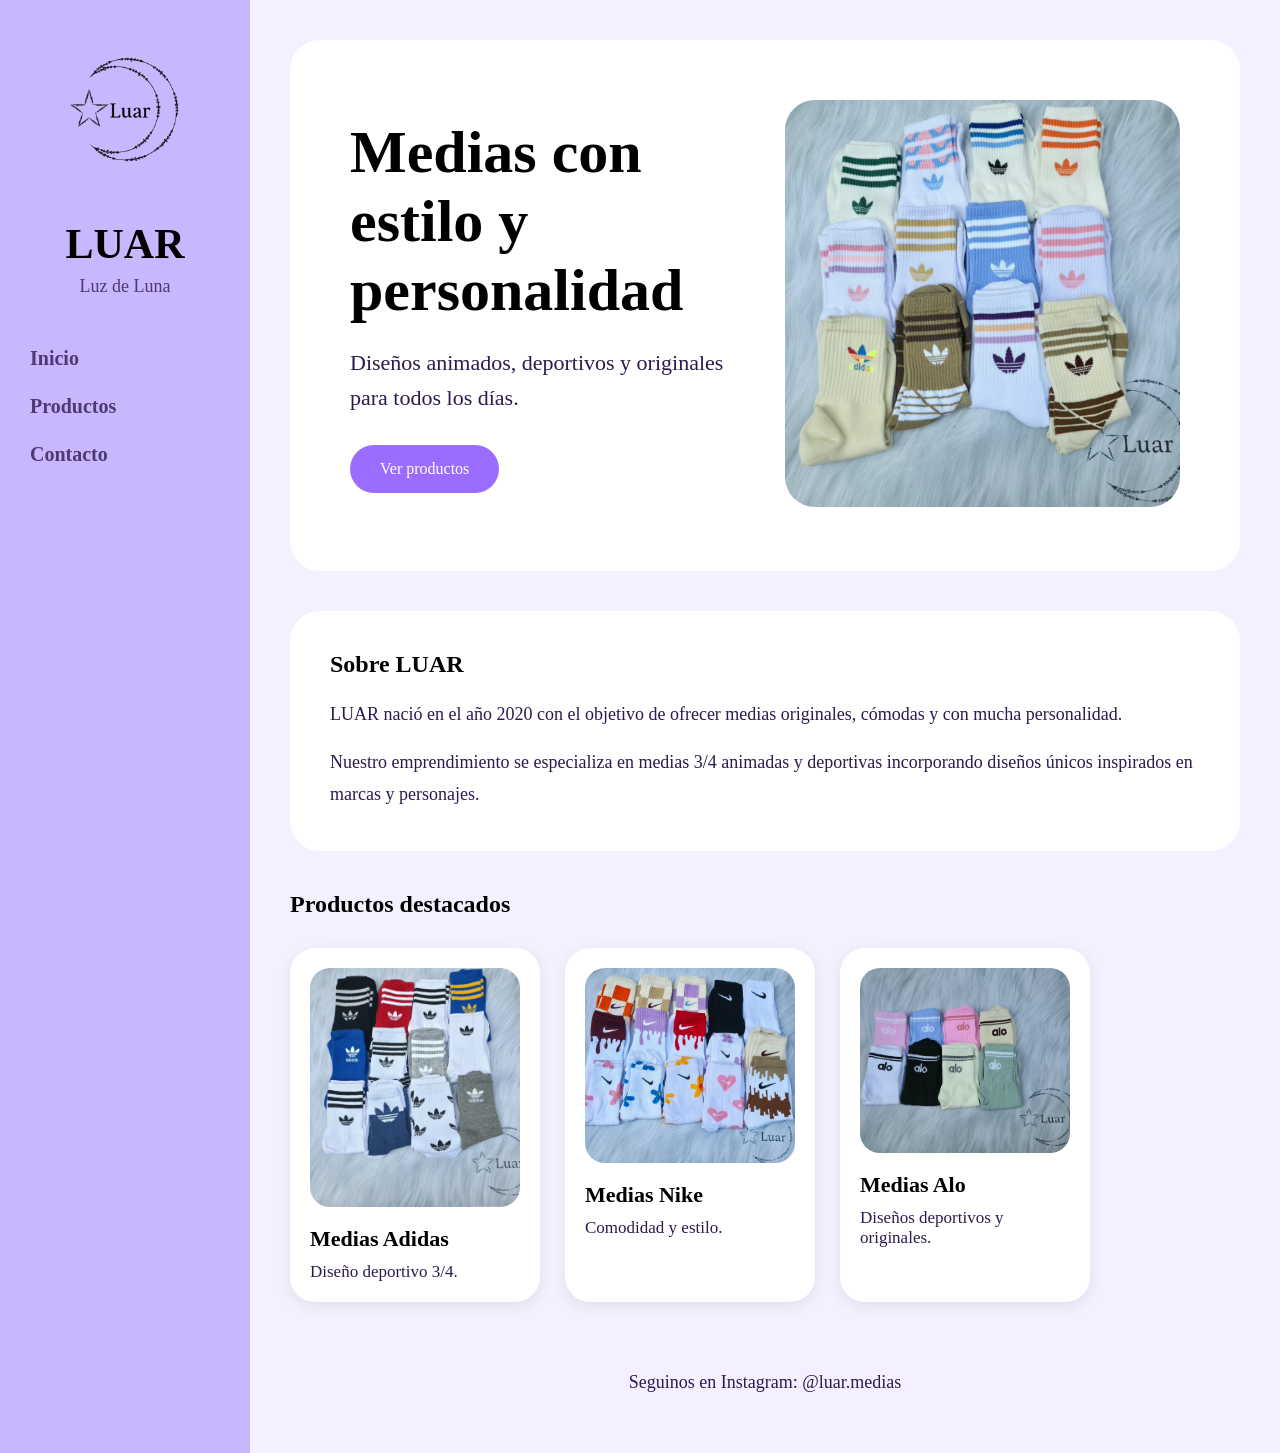
<file: index.html>
<!DOCTYPE html>
<html lang="es">
<head>
    <meta charset="UTF-8">
    <meta name="viewport" content="width=device-width, initial-scale=1.0">

    <link rel="stylesheet" href="./css/index.css">

    <title>Luar</title>
</head>

<body>

<div class="contenedor">

    <aside class="sidebar">

        <img src="./Imag/logo2.png" alt="Logo de Luar" class="logo">

        <h1 class="titulo-logo">LUAR</h1>

        <p class="eslogan">Luz de Luna</p>

        <nav class="navbar">
            <a href="index.html">Inicio</a> 
            <a href="productos.html">Productos</a> 
            <a href="contacto.html">Contacto</a>
        </nav>
    </aside>

    <main class="principal">

        <header class="hero">

            <div class="hero-texto">

            <h2>Medias con estilo y personalidad</h2>

            <p>
                Diseños animados, deportivos y originales para todos los días.
            </p>
            
            <a href="./productos.html" class="btn">
                Ver productos
            </a>
            </div>

            <div class="hero-imagen">

                <img src="./Imag/Medias Adidas.jpeg" alt="Medias LUAR">
            </div>
        </header>

    <section class="sobre-luar">
            <h2>Sobre LUAR</h2>

        <p>
            LUAR nació en el año 2020 con el objetivo de ofrecer medias originales, cómodas y con mucha personalidad.
        </p>

        <p>
            Nuestro emprendimiento se especializa en medias 3/4 animadas y deportivas incorporando diseños únicos inspirados en marcas y personajes.
        </p>
    </section>
    
    <section class="destacados">

        <h2>Productos destacados</h2>

        <div class="cards">

            <article class="card">

                <img src="./Imag/Medias Adidas 1 .jpeg" alt="Medias Adidas">

                <h3>Medias Adidas</h3>

                <p>Diseño deportivo 3/4.</p>
            </article>    

            <article class="card">
                
                <img src="./Imag/Medias Nike.jpeg" alt="Medias Nike">

                <h3>Medias Nike</h3>

                <p>Comodidad y estilo.</p>
            </article>

            <article class="card">

                <img src="./Imag/Medias Alo.jpeg" alt="Medias Alo">

                <h3>Medias Alo</h3>

                <p>Diseños deportivos y originales.</p>
            </article>
        </div>
    </section>

    <footer class="footer">
        <p>
            Seguinos en Instagram: @luar.medias
        </p>
    </footer>
    </main>
</div>

</body>

</html>
</file>
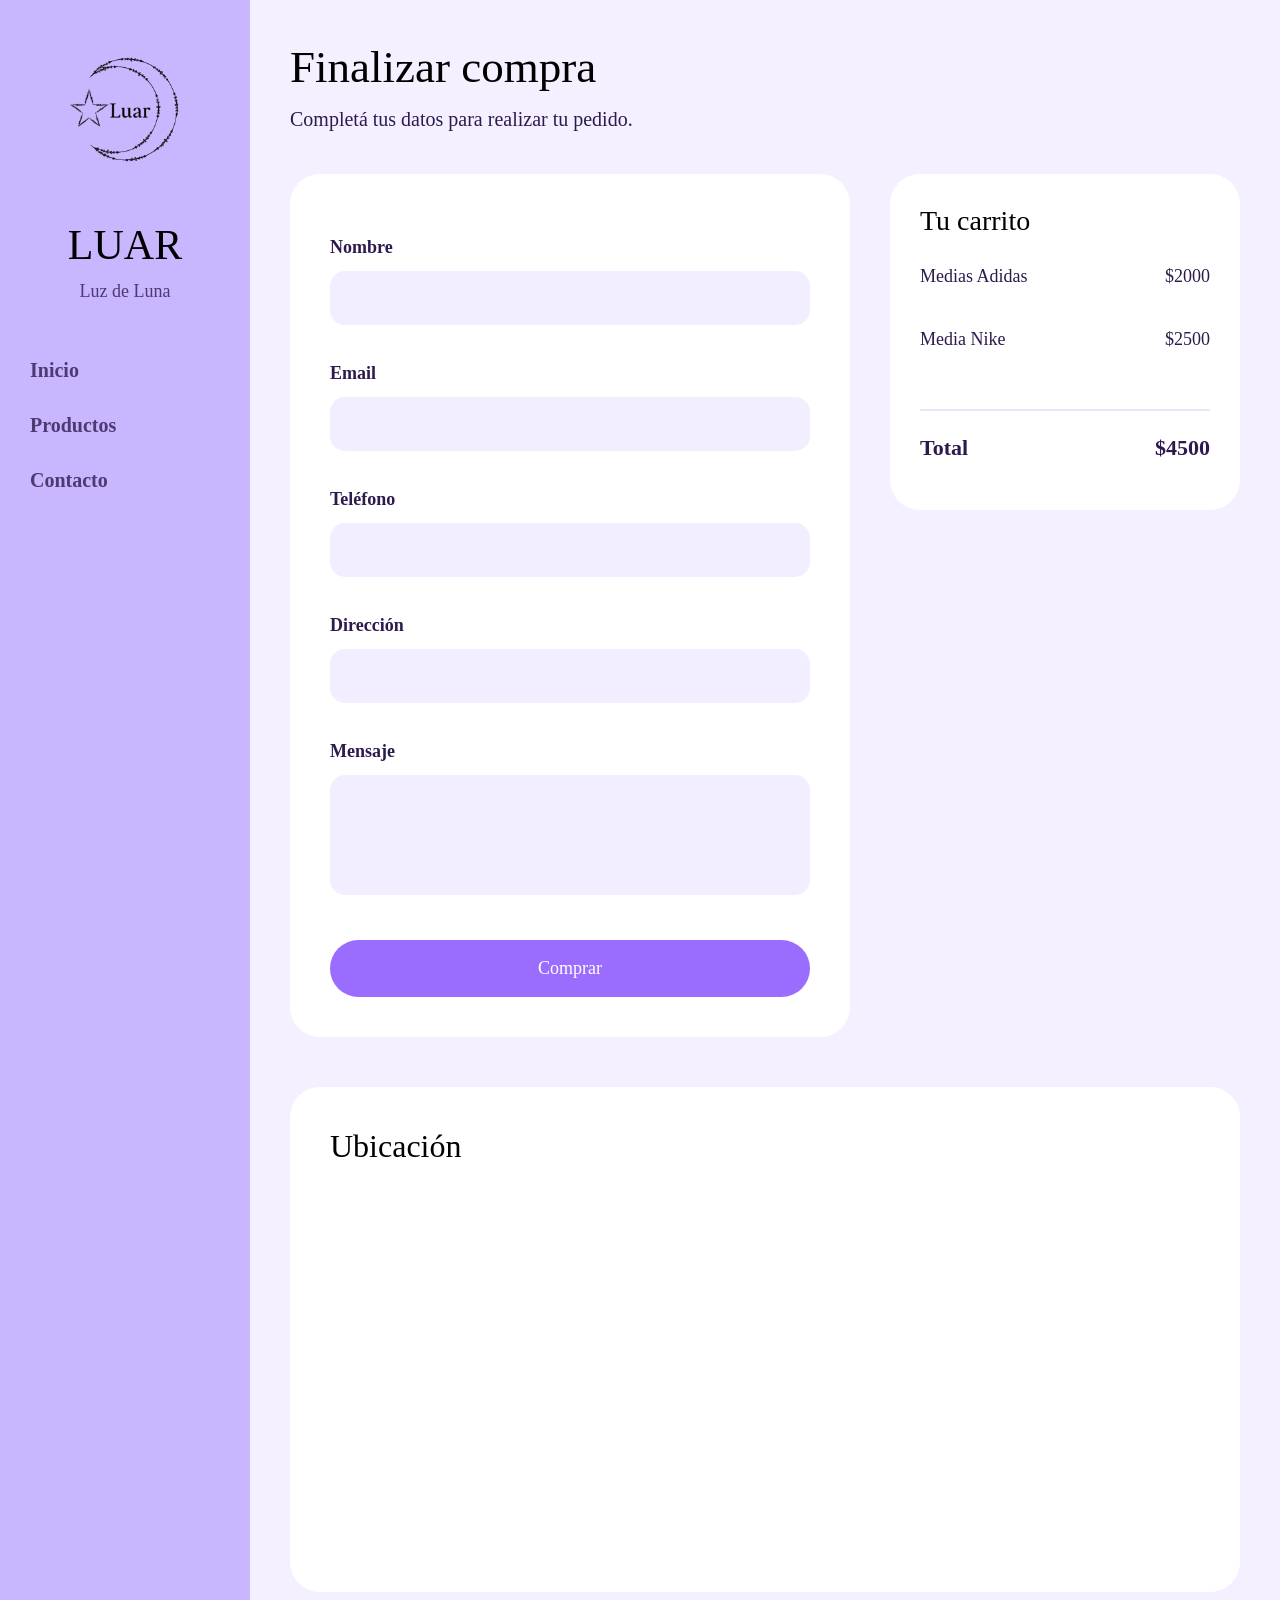
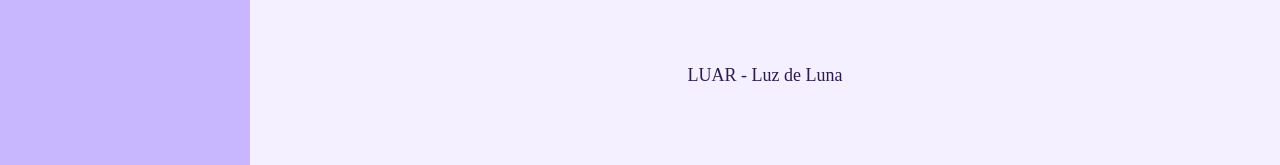
<file: contacto.html>
<!DOCTYPE html>
<html lang="es">
<head>
    <meta charset="UTF-8">
    <meta name="viewport" content="width=device-width, initial-scale=1.0">
    <link href="https://cdn.jsdelivr.net/npm/bootstrap@5.3.7/dist/css/bootstrap.min.css" rel="stylesheet">
    <link rel="stylesheet" href="./css/index.css">
    <title>Contacto - LUAR</title>
</head>

<body>

    <div class="contenedor">

        <aside class="sidebar">
            <img src="./Imag/logo2.png" alt="Logo de LUAR" class="logo">
            <h1 class="titulo-logo">LUAR</h1>
            <p class="eslogan">Luz de Luna</p>
            <nav class="navbar">
                <a href="index.html">Inicio</a> 
                <a href="productos.html">Productos</a> 
                <a href="contacto.html">Contacto</a>
            </nav>
        </aside>

        <main class="principal">
            <section class="contacto-titulo">
                <h2>Finalizar compra</h2>

                <p>
                    Completá tus datos para realizar tu pedido.
                </p>
            </section>

            <section class="contacto-layout">
                <section class="formulario">
                    <form id ="formulario" novalidate>
                        <label for="nombre">
                            Nombre
                        </label>
                        <input type="text" id="nombre">
                        <small id="errorNombre"></small>

                        <label for="email">
                            Email
                        </label>
                        <input type="email" id="email">
                        <small id="errorEmail"></small>
                        <label for="telefono">
                            Teléfono
                        </label>
                        <input type="text" id="telefono">
                        <small id="errorTelefono"></small>

                        <label for="direccion">
                            Dirección
                        </label>
                        <input type="text" id="direccion">
                        <small id="errorDireccion"></small>

                        <label for="mensaje">
                            Mensaje
                        </label>
                        <textarea id="mensaje"></textarea>
                        <small id="errorMensaje"></small>

                        <button type="submit">
                            Comprar
                        </button>
                        <div id="mensajeExito" class="alert alert-success mt-3 d-none" role="alert">
                            ¡Compra realizada con éxito!
                        </div>
                    </form>
                </section>

                <aside class="carrito">
                    <h3>Tu carrito</h3>
                    <div class="producto-carrito">
                        <p>Medias Adidas</p>
                        <span>$2000</span>
                    </div>

                    <div class="producto-carrito">
                        <p>Media Nike</p>
                        <span>$2500</span>
                    </div>

                    <div class="total">
                        <p>Total</p>
                        <span>$4500</span>
                    </div>
                </aside>
            </section>

            <section class="ubicacion">
                <h2>Ubicación</h2>

                <iframe
                src="https://maps.google.com/maps?hl=es&q=Arturo%20Oñativia%20577%20Salta&output=embed">
                </iframe>
            </section>

            <footer class="footer">
                <p>
                    LUAR - Luz de Luna
                </p>
            </footer>
        </main>
    </div>

 <script src="./js/validaciones.js"></script>   
</body>
</html>
</file>
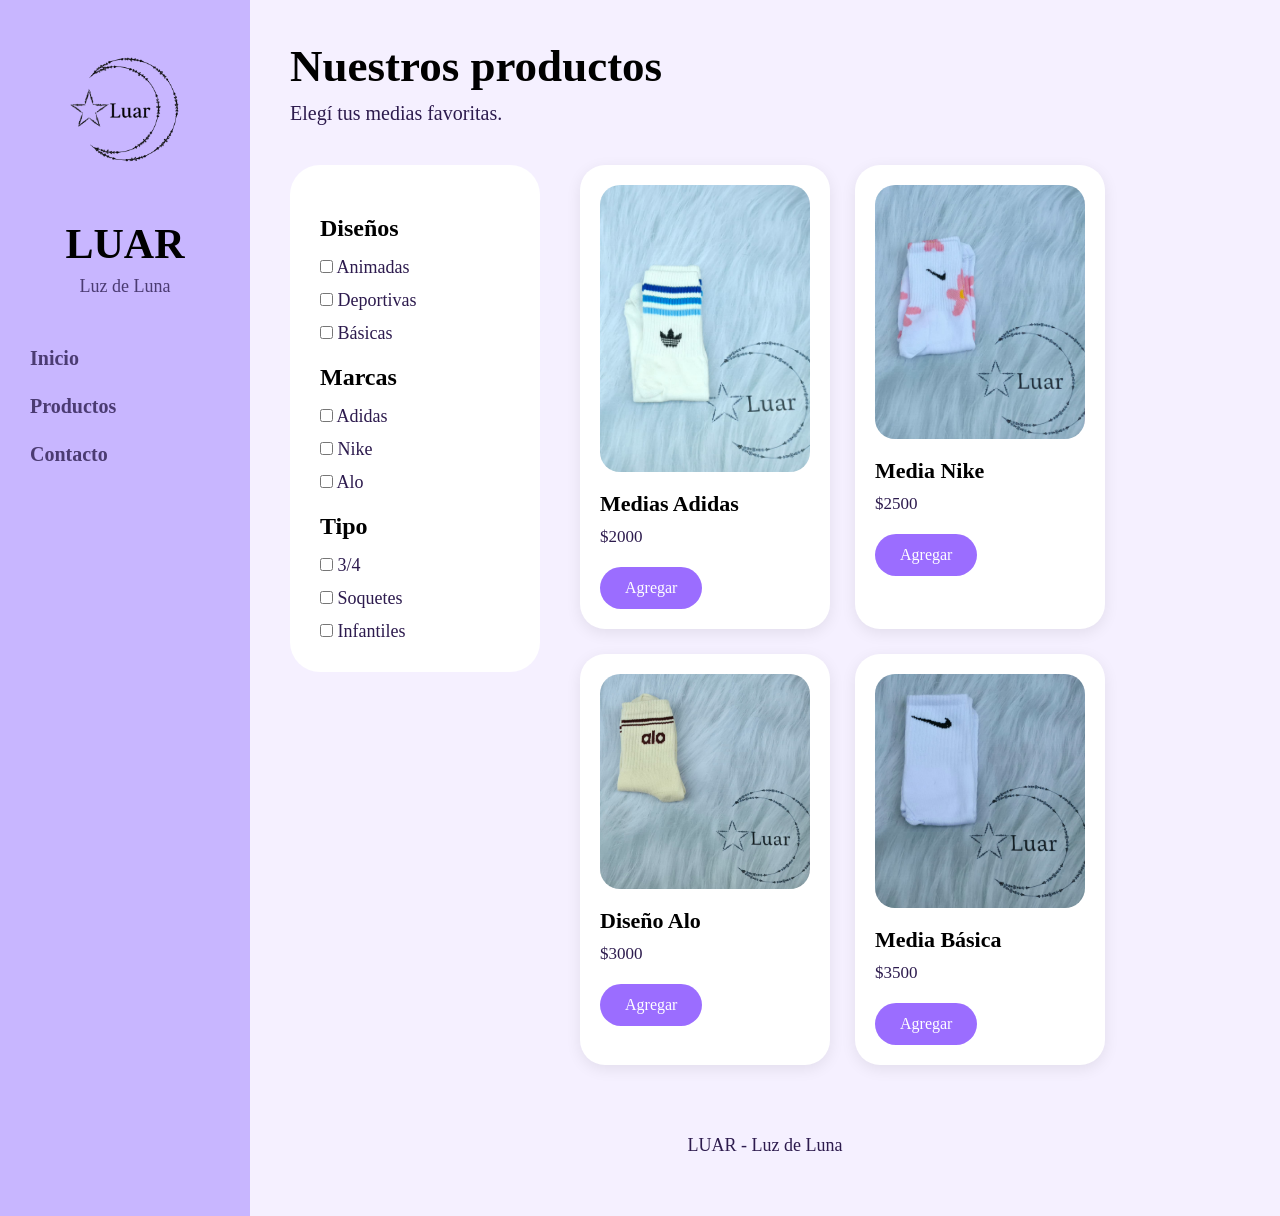
<file: productos.html>
<!DOCTYPE html>
<html lang="es">
<head>
    <meta charset="UTF-8">
    <meta name="viewport" content="width=device-width, initial-scale=1.0">
    <link rel="stylesheet" href="./css/index.css">
    <title>Productos - LUAR</title>
</head>
<body>

    <div class="contenedor">

        <aside class="sidebar">
            <img src="./Imag/logo2.png" alt="Logo de LUAR" class="logo">

            <h1 class="titulo-logo">LUAR</h1>

            <p class="eslogan">Luz de Luna</p>
        
        <nav class="navbar">
            <a href="index.html">Inicio</a> 
            <a href="productos.html">Productos</a> 
            <a href="contacto.html">Contacto</a>
        </nav>
        </aside>
    
<main class="principal">
    <section class="productos-titulo">
        <h2>Nuestros productos</h2>
        
        <p>
            Elegí tus medias favoritas.
        </p>

    </section>
    <section class="productos-layout">

        <aside class="filtros">
            <h3>Diseños</h3>

            <label>
                <input type="checkbox">
                Animadas
            </label>

            <label>
                <input type="checkbox">
                Deportivas
            </label>

            <label>
                <input type="checkbox">
                Básicas
            </label>

            <h3>Marcas</h3>

            <label>
                <input type="checkbox">
                Adidas
            </label>

            <label>
                <input type="checkbox">
                Nike
            </label>

            <label>
                <input type="checkbox">
                Alo
            </label>

            <h3>Tipo</h3>

            <label>
                <input type="checkbox">
                3/4
            </label>

            <label>
                <input type="checkbox">
                Soquetes
            </label>

            <label>
                <input type="checkbox">
                Infantiles
            </label>
        </aside>

        <section class="productos-grid">

            <article class="card">
                <img src="./Imag/Adida 02.jpeg" alt="Media Adidas">

                <h3>Medias Adidas</h3>
                <p>$2000</p>

                <a href="./contacto.html" class="btn-card">
                    Agregar
                </a>
            </article>

            <article class="card">
                <img src="./Imag/Nike 01.jpeg" alt="Media Nike">

                <h3>Media Nike</h3>
                <p>$2500</p>
                <a href="./contacto.html" class="btn-card">
                    Agregar
                </a>
            </article>

            <article class="card">

                <img src="./Imag/Alo 03.jpeg" alt="Media Alo">

                <h3>Diseño Alo</h3>
                <p>$3000</p>

                <a href="./contacto.html" class="btn-card">
                    Agregar
                </a>
            </article>

            <article class="card">

                <img src="./Imag/Nike_basica.jpeg" alt="Nike basica">

                <h3>Media Básica</h3>
                <p>$3500</p>

                <a href="./contacto.html" class="btn-card">
                    Agregar
                </a>
            </article>
        </section>
    </section>    
    <footer class="footer">
    <p>
        LUAR - Luz de Luna
    </p>
    </footer>
</main>
</div>

</body>
</html>
</file>
<file: css/index.css>
* {
    margin: 0;
    padding: 0;
    box-sizing: border-box;
}

body {
    font-family: Georgia, 'Times New Roman', Times, serif;
    background-color: #f5f0ff;
    color: #2d1b4e;
}

.contenedor {
    display: grid;
    grid-template-columns: 250px 1fr;
    min-height: 100vh;
}

.sidebar {
    background-color: #c8b6ff;
    padding: 30px;
}

.logo {
    width: 170px;
    height: 170px;

    object-fit: cover;

    border-radius: 50%;

    display: block;

    margin: 0 auto;

}

h1,
h2,
h3 {
    color: black;
}

.titulo-logo {
    text-align: center;
    margin-top: 20px;
    font-size: 42px;
}

.eslogan {
    text-align: center;
    margin-top: 8px;
    font-size: 18px;
    color: #4b3b72;
}

.navbar {
    margin-top: 50px;

    display: flex;
    flex-direction: column;
    gap: 25px;
}

.navbar a {
    text-decoration: none;
    color: #4b3b72;
    font-size: 20px;
    font-weight: bold;

    transition: 0.3s;
}

.navbar a:hover {
    color: white;
    transform: translateX(8px);
}

.principal {
    padding: 40px;
}

.hero {
    display: flex;
    align-items: center;
    justify-content: space-between;
    gap: 40px;
    background-color: white;
    border-radius: 30px;
    padding: 60px;
}

.hero-texto {
    width: 50%;
}

.hero h2 {
    font-size: 60px;
    color: black;
}

.hero p {
    margin-top: 20px;
    font-size: 22px;
    line-height: 1.6;
}

.btn {
    display: inline-block;
    margin-top: 30px;
    background-color: #9b6dff;
    color: white;
    text-decoration: none;
    padding: 15px 30px;
    border-radius: 30px;
    transition: 0.3s;
}

.btn:hover {
    background-color: #7f4ef0;
}

.hero-imagen {
    width: 50%;
}

.hero-imagen img {
    width: 100%;
    border-radius: 30px;
}

.sobre-luar {
    margin-top: 40px;

    background-color: white;
    border-radius: 30px;
    padding: 40px;
}

.sobre-luar h2 {
    margin-bottom: 20px;
}

.sobre-luar p {
    margin-top: 15px;
    line-height: 1.8;
    font-size: 18px;
}

.destacados {
    margin-top: 40px;
}

.destacados h2 {
    margin-bottom: 30px;
}

.cards {
    display: flex;
    gap: 25px;
}

.card {
    background-color: white;
    padding: 20px;
    border-radius: 25px;

    width: 250px;
    transition: 0.3s;
}

.card:hover {
    transform: translateY(-10px);
}

.card img {
    width: 100%;
    border-radius: 20px;
}

.card h3 {
    margin-top: 15px;
    font-size: 22px;
}

.card p {
    margin-top: 10px;
    font-size: 17px;
}

.footer {
    margin-top: 50px;
    text-align: center;
    padding: 20px;
    font-size: 18px;
}

.productos-titulo {
    margin-bottom: 40px;
}

.productos-titulo h2 {
    font-size: 45px;
}

.productos-titulo p {
    margin-top: 10px;
    font-size: 20px;
}

.productos-layout {
    display: grid;
    grid-template-columns: 250px 1fr;
    gap: 40px;
}

.filtros {
    background-color: white;
    padding: 30px;
    border-radius: 30px;
    height: fit-content;
}

.filtros h3 {
    margin-top: 20px;
    margin-bottom: 15px;
    font-size: 24px;
}

.filtros label {
    display: block;
    margin-top: 12px;
    font-size: 18px;
}

.productos-grid {
    display: flex;
    flex-wrap: wrap;
    gap: 25px;
}

.btn-card {
    display: inline-block;
    margin-top: 20px;
    background-color: #9b6dff;
    color: white;
    text-decoration: none;
    padding: 12px 25px;
    border-radius: 25px;
    transition: 0.3s;
}

.btn-card:hover {
    background-color: #7f4ef0;
}

.card {
    box-shadow: 0px 4px 15px rgba(0, 0, 0, 0.08);
}

.card:hover {
    transform: translateY(-10px);
    box-shadow: 0px 8px 20px rgba(0, 0, 0, 0.12);
}

.contacto-titulo {
    margin-bottom: 40px;
}

.contacto-titulo h2 {
    font-size: 45px;
}

.contacto-titulo p {
    margin-top: 10px;
    font-size: 20px;
}

.contacto-layout {
    display: grid;
    grid-template-columns: 1fr 350px;
    gap: 40px;
}

.formulario {
    background-color: white;
    padding: 40px;
    border-radius: 30px;
}

.formulario form {
    display: flex;
    flex-direction: column;
}

.formulario label {
    margin-top: 20px;
    margin-bottom: 10px;
    font-size: 18px;
    font-weight: bold;
}

.formulario input,
.formulario textarea {
    padding: 15px;
    border: none;
    background-color: #f3eeff;
    border-radius: 15px;
    font-size: 16px;
}

.formulario textarea {
    resize: none;
    height: 120px;
}

.formulario button {
    margin-top: 30px;
    padding: 15px;
    border: none;
    border-radius: 30px;
    background-color: #9b6dff;
    color: white;
    font-size: 18px;
    cursor: pointer;
    transition: 0.3s;
}

.formulario button:hover {
    background-color: #7f4ef0;
}

.carrito {
    background-color: white;
    padding: 30px;
    border-radius: 30px;
    height: fit-content;
}

.carrito h3 {
    margin-bottom: 25px;
    font-size: 28px;
}

.producto-carrito {
    display: flex;
    justify-content: space-between;
    margin-top: 20px;
    font-size: 18px;
}

.total {
    display: flex;
    justify-content: space-between;
    margin-top: 40px;
    padding-top: 20px;
    border-top: 2px solid #ece3ff;
    font-size: 22px;
    font-weight: bold;
}

.ubicacion {
    margin-top: 50px;
    background-color: white;
    padding: 40px;
    border-radius: 30px;
}

.ubicacion h2 {
    margin-bottom: 30px;
}

.ubicacion iframe {
    width: 100%;
    height: 350px;
    border: none;
    border-radius: 20px;
}

.formulario input.error,
.formulario textarea.error {
    border: 2px solid red;
}

.formulario input.correcto,
.formulario textarea.correcto {
    border: 2px solid green;
}

small {
    color: red;
    font-size: 14px;
    display: block;
    margin-top: 5px;
    margin-bottom: 10px;
}


.login {
    max-width: 400px;
    margin: 80px auto;
}

.login h2 {
    text-align: center;
    font-size: 40px;
    margin-bottom: 20px;
}

@media (max-width: 768px) {

    .contenedor {
        grid-template-columns: 1fr;
    }

    .sidebar {
        text-align: center;
    }

    .productos-layout {
        grid-template-columns: 1fr;
    }

    .contacto-layout {
        grid-template-columns: 1fr;
    }

    .hero {
        flex-direction: column;
    }

    .hero-texto,
    .hero-imagen {
        width: 100%;
    }

}

.sidebar .navbar{
    display: flex;
    flex-direction: column;
    align-items: flex-start;
    justify-content: flex-start;
    flex-wrap: nowrap;
    gap: 25px;
    margin-top: 50px;
    padding: 0;
}

.sidebar .navbar a {
    color:#4b3b72;
    text-decoration: none;
    font-size: 20px;
    font-weight: bold;
}
</file>
